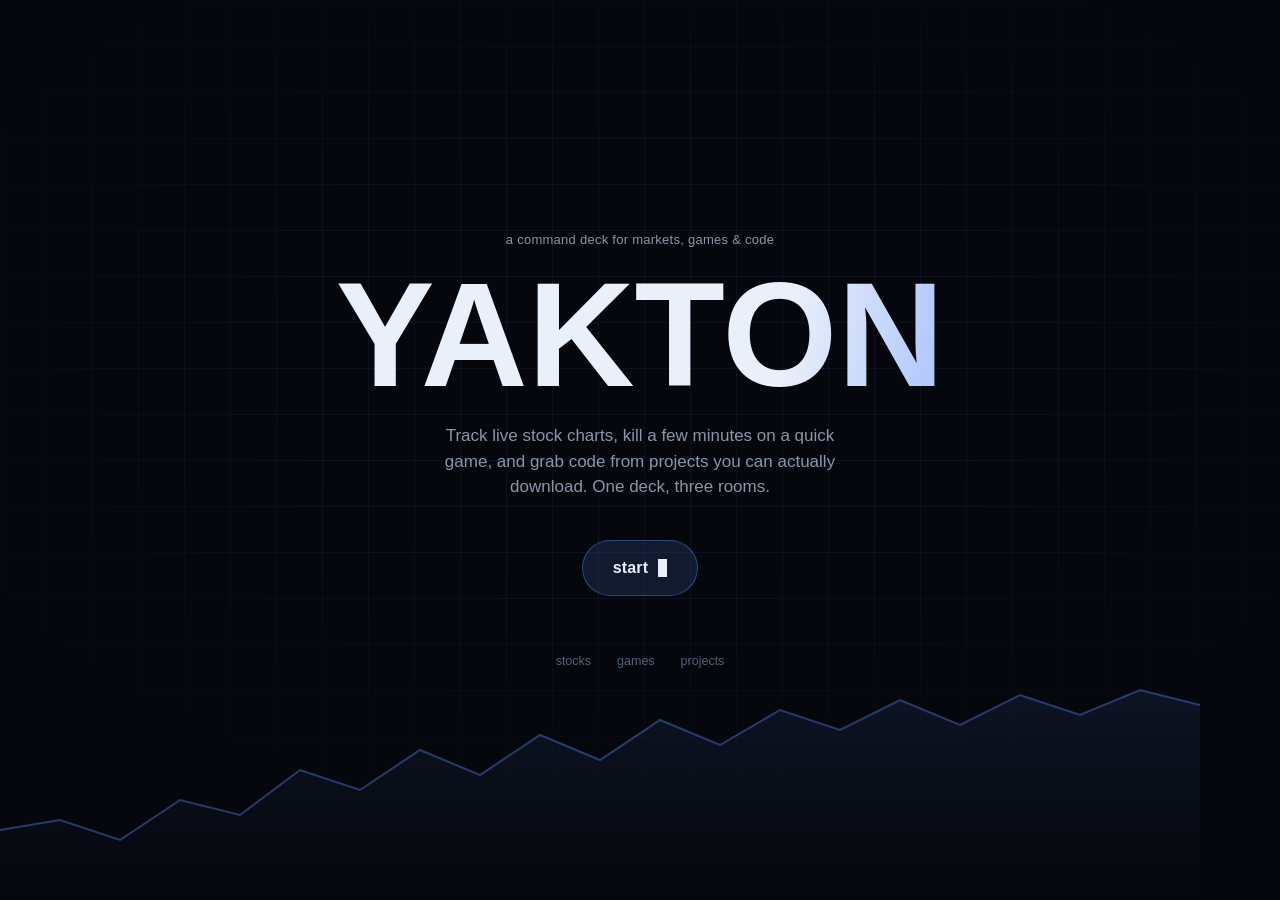
<file: index.html>
<!DOCTYPE html>
<html lang="en">
<head>
<meta charset="UTF-8" />
<meta name="viewport" content="width=device-width, initial-scale=1" />
<title>Yakton — markets, games, and code in one deck</title>
<meta name="description" content="Yakton is a command deck for watching markets, playing quick games, and shipping code — all in one place." />
<link rel="icon" href="data:,">
<link rel="stylesheet" href="assets/css/style.css" />
</head>
<body>

<main class="landing">
  <div class="landing-grid" aria-hidden="true"></div>

  <svg class="landing-spark" viewBox="0 0 1200 220" preserveAspectRatio="none" aria-hidden="true">
    <polyline points="0,150 60,140 120,160 180,120 240,135 300,90 360,110 420,70 480,95 540,55 600,80 660,40 720,65 780,30 840,50 900,20 960,45 1020,15 1080,35 1140,10 1200,25"
      fill="none" stroke="#5b8cff" stroke-width="2" opacity="0.7"/>
    <polyline points="0,150 60,140 120,160 180,120 240,135 300,90 360,110 420,70 480,95 540,55 600,80 660,40 720,65 780,30 840,50 900,20 960,45 1020,15 1080,35 1140,10 1200,25 1200,220 0,220"
      fill="url(#sparkFill)" stroke="none"/>
    <defs>
      <linearGradient id="sparkFill" x1="0" y1="0" x2="0" y2="1">
        <stop offset="0%" stop-color="#5b8cff" stop-opacity="0.18"/>
        <stop offset="100%" stop-color="#5b8cff" stop-opacity="0"/>
      </linearGradient>
    </defs>
  </svg>

  <p class="landing-eyebrow">a command deck for markets, games &amp; code</p>
  <h1 class="wordmark">YAKTON</h1>
  <p class="tagline">Track live stock charts, kill a few minutes on a quick game, and grab code from projects you can actually download. One deck, three rooms.</p>

  <a class="start-btn" href="dashboard.html">
    start <span class="cursor-blink" aria-hidden="true"></span>
  </a>

  <div class="landing-foot">
    <span>stocks</span>
    <span>games</span>
    <span>projects</span>
  </div>
</main>

</body>
</html>
</file>
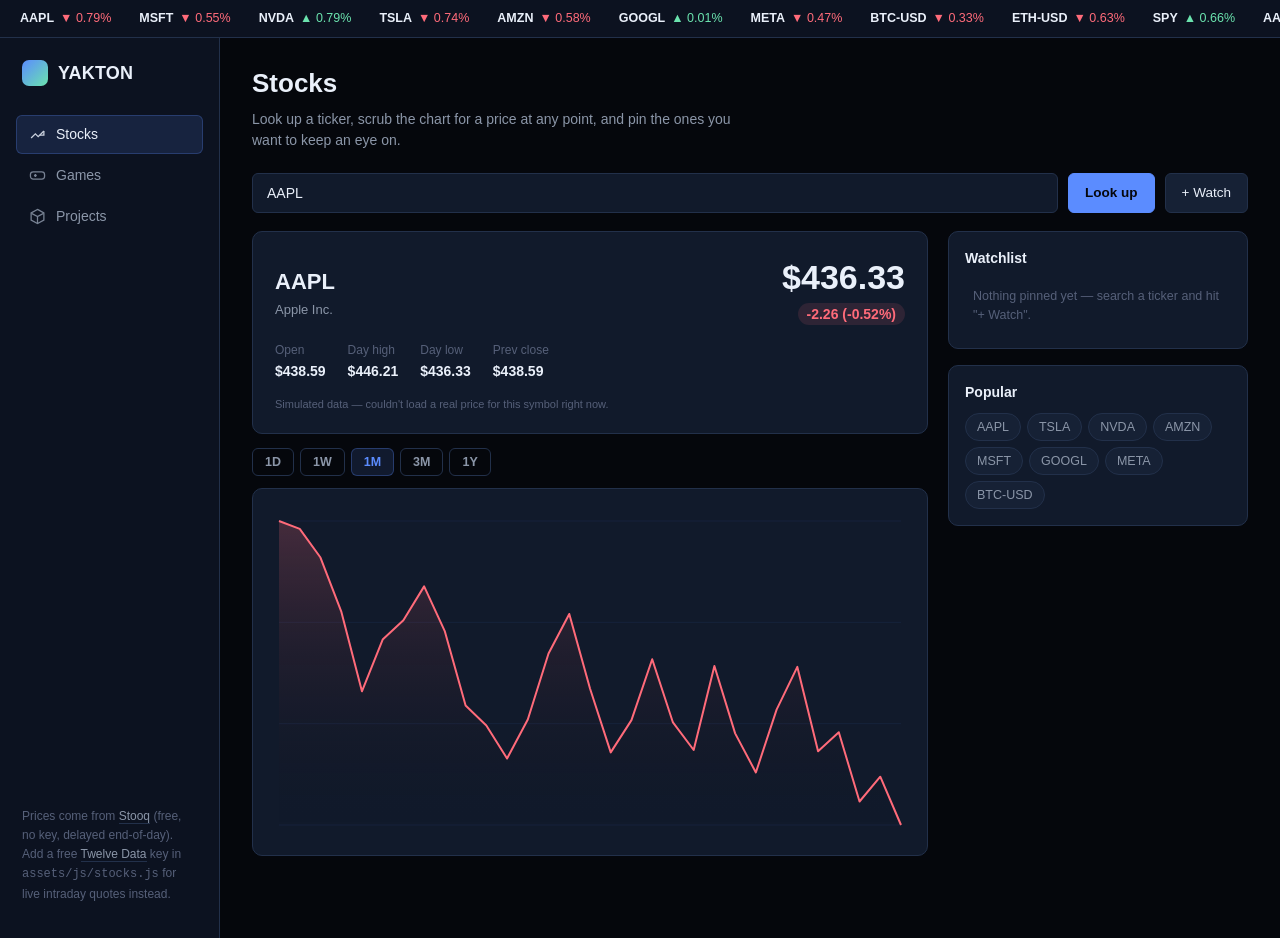
<file: dashboard.html>
<!DOCTYPE html>
<html lang="en">
<head>
<meta charset="UTF-8" />
<meta name="viewport" content="width=device-width, initial-scale=1" />
<title>Yakton — Deck</title>
<link rel="icon" href="data:,">
<link rel="stylesheet" href="assets/css/style.css" />
</head>
<body>

<div class="ticker-strip" id="tickerStrip">
  <div class="ticker-track" id="tickerTrack"></div>
</div>

<div class="app-shell">
  <aside class="sidebar">
    <a class="brand" href="index.html">
      <span class="brand-mark" aria-hidden="true"></span>
      <span class="brand-word">YAKTON</span>
    </a>

    <ul class="nav-list">
      <li>
        <button class="nav-item active" data-view="stocks">
          <svg viewBox="0 0 24 24" fill="none" stroke="currentColor" stroke-width="1.8"><path d="M3 17l6-6 4 4 8-8"/><path d="M21 7v6h-6"/></svg>
          Stocks
        </button>
      </li>
      <li>
        <button class="nav-item" data-view="games">
          <svg viewBox="0 0 24 24" fill="none" stroke="currentColor" stroke-width="1.8"><rect x="2" y="7" width="20" height="10" rx="4"/><path d="M7 12h4M9 10v4M16 11h.01M18.5 13h.01"/></svg>
          Games
        </button>
      </li>
      <li>
        <button class="nav-item" data-view="projects">
          <svg viewBox="0 0 24 24" fill="none" stroke="currentColor" stroke-width="1.8"><path d="M12 2l9 5v10l-9 5-9-5V7z"/><path d="M3.5 7.5L12 12l8.5-4.5M12 12v9"/></svg>
          Projects
        </button>
      </li>
    </ul>

    <p class="sidebar-foot">
      Prices come from <a href="https://stooq.com" target="_blank" rel="noopener">Stooq</a> (free, no key,
      delayed end-of-day). Add a free
      <a href="https://twelvedata.com/pricing" target="_blank" rel="noopener">Twelve Data</a> key in
      <code>assets/js/stocks.js</code> for live intraday quotes instead.
    </p>
  </aside>

  <main class="main">

    <!-- ============ STOCKS ============ -->
    <section class="view active" id="view-stocks">
      <div class="view-head">
        <h1>Stocks</h1>
        <p>Look up a ticker, scrub the chart for a price at any point, and pin the ones you want to keep an eye on.</p>
      </div>

      <div class="search-row">
        <input type="text" id="symbolInput" placeholder="Search a ticker — try AAPL, TSLA, NVDA" autocomplete="off" />
        <button class="btn btn-primary" id="lookupBtn">Look up</button>
        <button class="btn" id="watchToggleBtn">+ Watch</button>
      </div>

      <div class="stocks-layout">
        <div>
          <div class="panel quote-card" id="quoteCard">
            <div class="quote-top">
              <div>
                <div class="quote-symbol" id="qSymbol">AAPL</div>
                <div class="quote-name" id="qName">Apple Inc.</div>
              </div>
              <div style="text-align:right">
                <div class="quote-price mono" id="qPrice">—</div>
                <span class="quote-change mono" id="qChange">—</span>
              </div>
            </div>
            <div class="quote-meta">
              <div>Open<strong id="mOpen" class="mono">—</strong></div>
              <div>Day high<strong id="mHigh" class="mono">—</strong></div>
              <div>Day low<strong id="mLow" class="mono">—</strong></div>
              <div>Prev close<strong id="mPrev" class="mono">—</strong></div>
            </div>
            <div class="data-flag" id="dataFlag">Loading real prices…</div>
          </div>

          <div class="range-row" id="rangeRow">
            <button class="range-btn" data-range="1D">1D</button>
            <button class="range-btn" data-range="1W">1W</button>
            <button class="range-btn active" data-range="1M">1M</button>
            <button class="range-btn" data-range="3M">3M</button>
            <button class="range-btn" data-range="1Y">1Y</button>
          </div>

          <div class="panel chart-panel">
            <div class="chart-canvas-wrap">
              <canvas id="priceChart"></canvas>
              <div class="chart-tooltip" id="chartTooltip">
                <div class="t-price mono"></div>
                <div class="t-date"></div>
              </div>
            </div>
          </div>
        </div>

        <div class="side-col">
          <div class="panel watchlist-panel">
            <div class="watchlist-head">
              <h3>Watchlist</h3>
            </div>
            <ul class="watchlist" id="watchlist"></ul>
          </div>

          <div class="panel popular-panel">
            <h3>Popular</h3>
            <div class="chip-row" id="popularChips"></div>
          </div>
        </div>
      </div>
    </section>

    <!-- ============ GAMES ============ -->
    <section class="view" id="view-games">
      <div class="view-head">
        <h1>Games</h1>
        <p>Two small games, no install, no leaderboard pressure. Pick one.</p>
      </div>

      <div class="game-tabs">
        <button class="game-tab active" data-game="ttt">Tic-tac-toe</button>
        <button class="game-tab" data-game="snake">Snake</button>
        <button class="game-tab" data-game="memory">Memory match</button>
        <button class="game-tab" data-game="g2048">2048</button>
      </div>

      <div class="panel game-panel active" id="panel-ttt">
        <p class="game-status" id="tttStatus">Your move — X starts.</p>
        <div class="ttt-board" id="tttBoard"></div>
        <div class="game-controls">
          <button class="btn" id="tttReset">Reset board</button>
        </div>
      </div>

      <div class="panel game-panel" id="panel-snake">
        <div class="snake-wrap">
          <div class="snake-score">Score: <strong id="snakeScore">0</strong></div>
          <canvas id="snakeCanvas" width="360" height="360"></canvas>
          <p class="snake-hint">Arrow keys or WASD to steer. Space to start / restart.</p>
        </div>
      </div>

      <div class="panel game-panel" id="panel-memory">
        <p class="game-status" id="memoryStatus">Find every pair in as few moves as you can.</p>
        <div class="memory-board" id="memoryBoard"></div>
        <div class="game-controls">
          <button class="btn" id="memoryReset">Shuffle &amp; reset</button>
        </div>
      </div>

      <div class="panel game-panel" id="panel-g2048">
        <div class="g2048-wrap">
          <div class="g2048-score">Score: <strong id="g2048Score">0</strong></div>
          <div class="g2048-board" id="g2048Board"></div>
          <p class="game-status" id="g2048Status">Arrow keys or WASD to slide the tiles.</p>
          <div class="game-controls">
            <button class="btn" id="g2048Reset">New game</button>
          </div>
        </div>
      </div>
    </section>

    <!-- ============ PROJECTS ============ -->
    <section class="view" id="view-projects">
      <div class="view-head">
        <h1>Projects</h1>
        <p>Code you can pull straight from this deck. Swap in your own repos by editing <code>assets/js/projects-data.js</code>.</p>
      </div>

      <div class="project-grid" id="projectGrid"></div>
    </section>

  </main>
</div>

<script src="assets/js/projects-data.js"></script>
<script src="assets/js/main.js"></script>
<script src="assets/js/stocks.js"></script>
<script src="assets/js/games.js"></script>
<script src="assets/js/projects.js"></script>
</body>
</html>
</file>
<file: assets/css/style.css>
/* ============================================================
   YAKTON — design tokens
   ============================================================ */
@font-face {
  font-family: "Cabinet Grotesk";
  src: url("https://api.fontshare.com/v2/css?f[]=cabinet-grotesk@700,500&display=swap");
}
@import url("https://api.fontshare.com/v2/css?f[]=cabinet-grotesk@700,600,500&f[]=satoshi@400,500,700&display=swap");

:root{
  --bg:            #05070c;
  --bg-elevated:   #0c1220;
  --surface:       #111a2b;
  --surface-2:     #162135;
  --border:        #22304a;
  --text:          #eaf0fa;
  --text-dim:      #8b96a8;
  --text-faint:    #566079;
  --accent:        #5b8cff;
  --accent-soft:   rgba(91,140,255,.14);
  --gain:          #6be3ae;
  --gain-soft:     rgba(107,227,174,.12);
  --loss:          #ff6b7a;
  --loss-soft:     rgba(255,107,122,.12);
  --grid-line:     rgba(91,140,255,.08);
  --radius-sm:     6px;
  --radius-md:     10px;
  --font-display:  "Cabinet Grotesk", "Arial Narrow", sans-serif;
  --font-body:     "Satoshi", "Inter", -apple-system, sans-serif;
}

*, *::before, *::after{ box-sizing: border-box; }

html{ scroll-behavior: smooth; }

body{
  margin:0;
  background: var(--bg);
  color: var(--text);
  font-family: var(--font-body);
  font-size: 15px;
  line-height: 1.5;
  -webkit-font-smoothing: antialiased;
}

a{ color: inherit; text-decoration: none; }
button{ font-family: inherit; cursor: pointer; }
input{ font-family: inherit; }

::selection{ background: var(--accent-soft); color: var(--text); }

:focus-visible{
  outline: 2px solid var(--accent);
  outline-offset: 2px;
}

@media (prefers-reduced-motion: reduce){
  *{ animation-duration: .01ms !important; animation-iteration-count: 1 !important; transition-duration: .01ms !important; scroll-behavior: auto !important; }
}

.mono{ font-variant-numeric: tabular-nums; }

/* ---------- layout shell ---------- */
.app-shell{
  display: grid;
  grid-template-columns: 220px 1fr;
  min-height: 100vh;
}

.sidebar{
  background: var(--bg-elevated);
  border-right: 1px solid var(--border);
  padding: 22px 16px;
  display: flex;
  flex-direction: column;
  gap: 28px;
  position: sticky;
  top: 0;
  height: 100vh;
}

.brand{
  display:flex;
  align-items:center;
  gap:10px;
  padding: 0 6px;
}
.brand-mark{
  width: 26px; height: 26px;
  border-radius: 7px;
  background: linear-gradient(135deg, var(--accent), var(--gain));
  flex-shrink: 0;
}
.brand-word{
  font-family: var(--font-display);
  font-weight: 700;
  font-size: 18px;
  letter-spacing: .01em;
}

.nav-list{
  list-style:none;
  margin:0; padding:0;
  display:flex; flex-direction:column; gap:2px;
}
.nav-item{
  display:flex; align-items:center; gap:10px;
  padding: 10px 12px;
  border-radius: var(--radius-sm);
  color: var(--text-dim);
  font-size: 14px;
  font-weight: 500;
  border: 1px solid transparent;
  background: none;
  width: 100%;
  text-align: left;
}
.nav-item svg{ width:17px; height:17px; flex-shrink:0; opacity:.85; }
.nav-item:hover{ color: var(--text); background: var(--surface); }
.nav-item.active{
  color: var(--text);
  background: var(--accent-soft);
  border-color: rgba(91,140,255,.25);
}

.sidebar-foot{
  margin-top: auto;
  font-size: 12px;
  color: var(--text-faint);
  padding: 0 6px;
  line-height: 1.6;
}
.sidebar-foot a{ color: var(--text-dim); border-bottom: 1px solid var(--border); }
.sidebar-foot a:hover{ color: var(--accent); border-color: var(--accent); }

.main{
  padding: 26px 32px 60px;
  max-width: 1180px;
}

.view{ display:none; }
.view.active{ display:block; animation: view-in .28s ease; }
@keyframes view-in{ from{ opacity:0; transform: translateY(6px);} to{opacity:1; transform:none;} }

.view-head{
  margin-bottom: 22px;
}
.view-head h1{
  font-family: var(--font-display);
  font-weight: 600;
  font-size: 26px;
  margin: 0 0 6px;
}
.view-head p{
  margin:0;
  color: var(--text-dim);
  font-size: 14px;
  max-width: 62ch;
}

/* ---------- ticker strip ---------- */
.ticker-strip{
  overflow: hidden;
  border-bottom: 1px solid var(--border);
  background: var(--bg-elevated);
  white-space: nowrap;
}
.ticker-track{
  display: inline-flex;
  gap: 28px;
  padding: 9px 20px;
  animation: ticker-scroll 34s linear infinite;
}
.ticker-strip:hover .ticker-track{ animation-play-state: paused; }
@keyframes ticker-scroll{
  from{ transform: translateX(0); }
  to{ transform: translateX(-50%); }
}
.ticker-item{
  font-size: 12.5px;
  color: var(--text-dim);
  display:flex; align-items:center; gap:6px;
}
.ticker-item b{ color: var(--text); font-weight: 600; }
.ticker-item .up{ color: var(--gain); }
.ticker-item .down{ color: var(--loss); }

/* ---------- cards / surfaces ---------- */
.panel{
  background: var(--surface);
  border: 1px solid var(--border);
  border-radius: var(--radius-md);
}

/* ---------- buttons ---------- */
.btn{
  display:inline-flex; align-items:center; justify-content:center; gap:8px;
  padding: 9px 16px;
  border-radius: var(--radius-sm);
  border: 1px solid var(--border);
  background: var(--surface-2);
  color: var(--text);
  font-size: 13.5px;
  font-weight: 500;
  transition: border-color .15s ease, background .15s ease;
}
.btn:hover{ border-color: var(--accent); }
.btn-primary{
  background: var(--accent);
  border-color: var(--accent);
  color: #05070c;
  font-weight: 700;
}
.btn-primary:hover{ background: #7ca0ff; border-color:#7ca0ff; }
.btn-ghost{ background: transparent; }
.btn-sm{ padding: 6px 10px; font-size: 12.5px; }

/* ============================================================
   HOME / LANDING
   ============================================================ */
.landing{
  min-height: 100vh;
  display:flex; flex-direction:column; align-items:center; justify-content:center;
  position: relative;
  overflow: hidden;
  padding: 24px;
  text-align:center;
}
.landing-grid{
  position:absolute; inset:0;
  background-image:
    linear-gradient(var(--grid-line) 1px, transparent 1px),
    linear-gradient(90deg, var(--grid-line) 1px, transparent 1px);
  background-size: 46px 46px;
  mask-image: radial-gradient(ellipse 70% 60% at 50% 40%, #000 40%, transparent 90%);
  animation: grid-drift 40s linear infinite;
}
@keyframes grid-drift{
  from{ background-position: 0 0, 0 0; }
  to{ background-position: 46px 92px, 92px 46px; }
}

.landing-spark{
  position:absolute;
  bottom: 0; left:0; right:0;
  height: 220px;
  opacity: .55;
  pointer-events:none;
}

.landing-eyebrow{
  position: relative;
  font-size: 13px;
  color: var(--text-dim);
  margin: 0 0 18px;
  letter-spacing: .02em;
}

.wordmark{
  position: relative;
  font-family: var(--font-display);
  font-weight: 700;
  font-size: clamp(58px, 13vw, 148px);
  line-height: .92;
  margin: 0;
  background: linear-gradient(100deg, #eaf0fa 30%, var(--accent) 55%, var(--gain) 75%, #eaf0fa 100%);
  background-size: 250% 100%;
  -webkit-background-clip: text;
  background-clip: text;
  color: transparent;
  animation: wordmark-sheen 7s ease-in-out infinite;
}
@keyframes wordmark-sheen{
  0%{ background-position: 0% 50%; }
  50%{ background-position: 100% 50%; }
  100%{ background-position: 0% 50%; }
}

.tagline{
  position: relative;
  margin: 20px 0 40px;
  color: var(--text-dim);
  font-size: clamp(14px, 2vw, 17px);
  max-width: 44ch;
}

.start-btn{
  position: relative;
  display:inline-flex; align-items:center; gap:10px;
  padding: 15px 30px;
  border-radius: 999px;
  border: 1px solid rgba(91,140,255,.4);
  background: var(--accent-soft);
  color: var(--text);
  font-family: var(--font-display);
  font-size: 16px;
  font-weight: 600;
  letter-spacing: .01em;
  transition: transform .18s ease, background .18s ease, border-color .18s ease;
}
.start-btn:hover{
  background: var(--accent);
  color: #05070c;
  border-color: var(--accent);
  transform: translateY(-2px);
}
.start-btn .cursor-blink{
  width: 9px; height: 18px;
  background: currentColor;
  animation: blink 1.1s steps(1) infinite;
}
@keyframes blink{ 50%{ opacity: 0; } }

.landing-foot{
  position: relative;
  margin-top: 56px;
  display:flex; gap: 26px;
  color: var(--text-faint);
  font-size: 12.5px;
}

/* ============================================================
   STOCKS VIEW
   ============================================================ */
.stocks-layout{
  display: grid;
  grid-template-columns: 1fr 300px;
  gap: 20px;
  align-items: start;
}

.search-row{
  display:flex; gap:10px;
  margin-bottom: 18px;
}
.search-row input{
  flex:1;
  background: var(--surface);
  border: 1px solid var(--border);
  border-radius: var(--radius-sm);
  padding: 11px 14px;
  color: var(--text);
  font-size: 14px;
}
.search-row input::placeholder{ color: var(--text-faint); }
.search-row input:focus{ border-color: var(--accent); outline:none; }

.quote-card{ padding: 20px 22px; margin-bottom: 14px; }
.quote-top{ display:flex; align-items:baseline; justify-content:space-between; flex-wrap:wrap; gap:10px; }
.quote-symbol{ font-family: var(--font-display); font-size: 22px; font-weight: 600; }
.quote-name{ color: var(--text-dim); font-size: 13px; margin-top: 2px; }
.quote-price{ font-family: var(--font-display); font-size: 34px; font-weight: 600; }
.quote-change{ font-size: 14px; font-weight: 600; padding: 3px 9px; border-radius: 999px; }
.quote-change.up{ color: var(--gain); background: var(--gain-soft); }
.quote-change.down{ color: var(--loss); background: var(--loss-soft); }
.quote-meta{ display:flex; gap: 22px; margin-top: 16px; flex-wrap:wrap; }
.quote-meta div{ font-size: 12px; color: var(--text-faint); }
.quote-meta strong{ display:block; color: var(--text); font-size: 14px; font-weight: 600; margin-top: 2px; }
.data-flag{ font-size: 11px; color: var(--text-faint); margin-top: 14px; }
.data-flag.live{ color: var(--gain); }

.range-row{ display:flex; gap:6px; margin-bottom: 12px; }
.range-btn{
  padding: 6px 12px;
  border-radius: var(--radius-sm);
  border: 1px solid var(--border);
  background: transparent;
  color: var(--text-dim);
  font-size: 12.5px;
  font-weight: 600;
}
.range-btn:hover{ color: var(--text); }
.range-btn.active{ background: var(--accent-soft); color: var(--accent); border-color: rgba(91,140,255,.3); }

.chart-panel{ padding: 18px 18px 8px; position: relative; }
.chart-canvas-wrap{ position: relative; height: 340px; }
#priceChart{ width:100%; height:100%; display:block; }
.chart-tooltip{
  position:absolute;
  pointer-events:none;
  background: var(--bg-elevated);
  border: 1px solid var(--border);
  border-radius: var(--radius-sm);
  padding: 7px 10px;
  font-size: 12px;
  color: var(--text);
  transform: translate(-50%, -115%);
  white-space: nowrap;
  opacity: 0;
  transition: opacity .1s ease;
  z-index: 4;
}
.chart-tooltip .t-price{ font-weight: 700; }
.chart-tooltip .t-date{ color: var(--text-faint); }

.side-col{ display:flex; flex-direction:column; gap: 16px; }
.watchlist-panel{ padding: 16px; }
.watchlist-head{ display:flex; align-items:center; justify-content:space-between; margin-bottom: 10px; }
.watchlist-head h3{ margin:0; font-size: 14px; font-family: var(--font-display); font-weight:600; }
.watchlist{ list-style:none; margin:0; padding:0; display:flex; flex-direction:column; gap:2px; }
.watchlist-item{
  display:flex; align-items:center; justify-content:space-between;
  padding: 9px 8px;
  border-radius: var(--radius-sm);
  font-size: 13px;
}
.watchlist-item:hover{ background: var(--surface-2); }
.watchlist-item button.wl-load{ background:none; border:none; color:inherit; text-align:left; flex:1; padding:0; display:flex; flex-direction:column; gap:2px;}
.watchlist-item .wl-sym{ font-weight:700; }
.watchlist-item .wl-price{ font-size:12px; color: var(--text-dim); }
.watchlist-item .wl-remove{ background:none; border:none; color: var(--text-faint); font-size: 16px; line-height:1; padding: 4px; }
.watchlist-item .wl-remove:hover{ color: var(--loss); }
.watchlist-empty{ color: var(--text-faint); font-size: 12.5px; padding: 8px; }

.popular-panel{ padding: 16px; }
.popular-panel h3{ margin:0 0 10px; font-size: 14px; font-family: var(--font-display); font-weight:600; }
.chip-row{ display:flex; flex-wrap:wrap; gap:6px; }
.chip{
  padding: 6px 11px;
  border-radius: 999px;
  border: 1px solid var(--border);
  background: var(--surface-2);
  font-size: 12.5px;
  color: var(--text-dim);
}
.chip:hover{ color: var(--text); border-color: var(--accent); }

/* ============================================================
   GAMES VIEW
   ============================================================ */
.game-tabs{ display:flex; gap:8px; margin-bottom: 16px; }
.game-tab{
  padding: 8px 16px;
  border-radius: var(--radius-sm);
  border: 1px solid var(--border);
  background: var(--surface);
  color: var(--text-dim);
  font-size: 13.5px;
  font-weight: 600;
}
.game-tab.active{ color: var(--text); border-color: var(--accent); background: var(--accent-soft); }

.game-panel{ display:none; padding: 24px; }
.game-panel.active{ display:block; }

.ttt-board{
  display:grid;
  grid-template-columns: repeat(3, 84px);
  grid-template-rows: repeat(3, 84px);
  gap: 6px;
  margin: 0 auto 16px;
}
.ttt-cell{
  background: var(--surface-2);
  border: 1px solid var(--border);
  border-radius: var(--radius-sm);
  font-family: var(--font-display);
  font-size: 34px;
  font-weight: 700;
  display:flex; align-items:center; justify-content:center;
  color: var(--accent);
}
.ttt-cell:hover{ border-color: var(--accent); }
.ttt-cell.x{ color: var(--accent); }
.ttt-cell.o{ color: var(--gain); }
.game-status{ text-align:center; color: var(--text-dim); font-size: 13.5px; margin-bottom: 14px; }
.game-controls{ display:flex; justify-content:center; gap:10px; }

.snake-wrap{ display:flex; flex-direction:column; align-items:center; gap:12px; }
#snakeCanvas{ border:1px solid var(--border); border-radius: var(--radius-sm); background: var(--bg-elevated); }
.snake-score{ font-size: 13.5px; color: var(--text-dim); }
.snake-score strong{ color: var(--text); }
.snake-hint{ font-size: 12px; color: var(--text-faint); }

/* ---- memory match ---- */
.memory-board{
  display:grid;
  grid-template-columns: repeat(4, 74px);
  grid-template-rows: repeat(4, 74px);
  gap: 8px;
  justify-content:center;
  margin: 0 auto 16px;
}
.memory-card{
  border-radius: var(--radius-sm);
  border: 1px solid var(--border);
  background: var(--surface-2);
  font-size: 30px;
  display:flex; align-items:center; justify-content:center;
  color: transparent;
  transition: background .15s ease, color .15s ease, border-color .15s ease;
}
.memory-card.flipped, .memory-card.matched{ color: var(--text); background: var(--bg-elevated); }
.memory-card.matched{ border-color: rgba(107,227,174,.4); }
.memory-card:disabled{ cursor: default; }

/* ---- 2048 ---- */
.g2048-wrap{ display:flex; flex-direction:column; align-items:center; gap:12px; }
.g2048-score{ font-size: 13.5px; color: var(--text-dim); }
.g2048-score strong{ color: var(--text); }
.g2048-board{
  display:grid;
  grid-template-columns: repeat(4, 74px);
  grid-template-rows: repeat(4, 74px);
  gap: 8px;
  background: var(--bg-elevated);
  padding: 8px;
  border-radius: var(--radius-md);
  border: 1px solid var(--border);
}
.g2048-tile{
  border-radius: var(--radius-sm);
  display:flex; align-items:center; justify-content:center;
  font-family: var(--font-display);
  font-weight: 700;
  font-size: 22px;
  background: var(--surface-2);
  color: var(--text-faint);
}
.g2048-tile[data-v]{ color: #05070c; }
.g2048-tile[data-v="2"]{ background: #cdd8ee; }
.g2048-tile[data-v="4"]{ background: #b7c8f2; }
.g2048-tile[data-v="8"]{ background: #8fa9f5; color: #05070c; }
.g2048-tile[data-v="16"]{ background: #5b8cff; color: #05070c; }
.g2048-tile[data-v="32"]{ background: #4470e6; color: #eaf0fa; }
.g2048-tile[data-v="64"]{ background: #3159c2; color: #eaf0fa; }
.g2048-tile[data-v="128"]{ background: #6be3ae; color: #05070c; font-size:19px; }
.g2048-tile[data-v="256"]{ background: #4fcf98; color: #05070c; font-size:19px; }
.g2048-tile[data-v="512"]{ background: #38b982; color: #05070c; font-size:19px; }
.g2048-tile[data-v="1024"]{ background: #f4c95d; color: #05070c; font-size:16px; }
.g2048-tile[data-v="2048"]{ background: #f4c95d; color: #05070c; font-size:16px; box-shadow: 0 0 0 2px rgba(244,201,93,.5); }

/* ============================================================
   PROJECTS VIEW
   ============================================================ */
.project-grid{
  display:grid;
  grid-template-columns: repeat(auto-fill, minmax(260px, 1fr));
  gap: 14px;
}
.project-card{
  padding: 18px;
  display:flex; flex-direction:column; gap: 10px;
}
.project-card h3{ margin:0; font-family: var(--font-display); font-size: 16px; font-weight:600; }
.project-tag{
  align-self:flex-start;
  font-size: 11px;
  color: var(--accent);
  background: var(--accent-soft);
  padding: 3px 9px;
  border-radius: 999px;
}
.project-card p{ margin:0; color: var(--text-dim); font-size: 13px; flex:1; }
.project-foot{ display:flex; justify-content:space-between; align-items:center; margin-top:4px; }
.project-foot span{ font-size: 11.5px; color: var(--text-faint); }

.coming-soon{
  grid-column: 1 / -1;
  padding: 56px 24px;
  display:flex; flex-direction:column; align-items:center; text-align:center;
  border: 1px dashed var(--border);
  border-radius: var(--radius-md);
  color: var(--text-dim);
}
.coming-soon-mark{
  width: 34px; height: 34px;
  border-radius: 9px;
  margin-bottom: 14px;
  background: linear-gradient(135deg, var(--accent), var(--gain));
  opacity: .8;
}
.coming-soon h3{ margin: 0 0 6px; font-family: var(--font-display); font-size: 17px; color: var(--text); }
.coming-soon p{ margin:0; font-size: 13.5px; max-width: 36ch; }

/* ---------- responsive ---------- */
@media (max-width: 860px){
  .app-shell{ grid-template-columns: 1fr; }
  .sidebar{
    position: static; height:auto;
    flex-direction:row; align-items:center;
    overflow-x:auto;
  }
  .sidebar-foot{ display:none; }
  .nav-list{ flex-direction:row; }
  .main{ padding: 18px 16px 50px; }
  .stocks-layout{ grid-template-columns: 1fr; }
}
</file>
